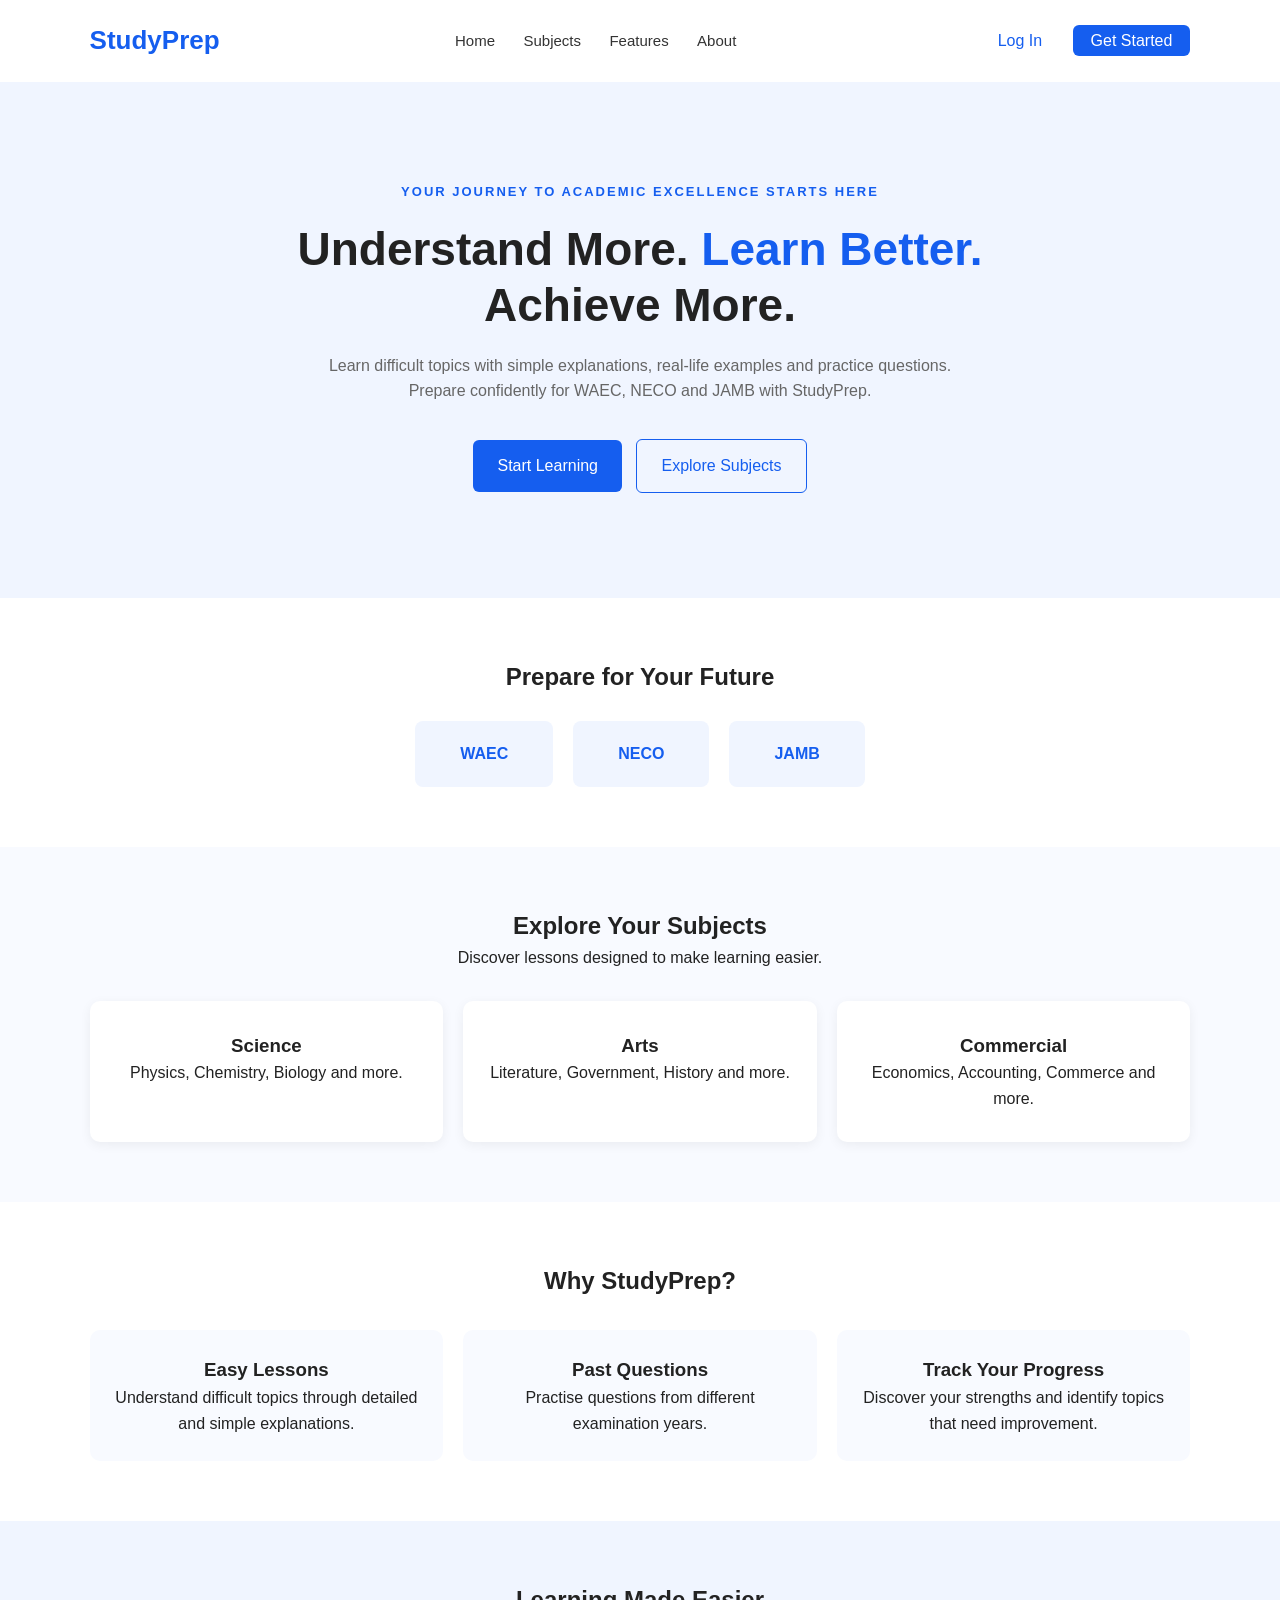
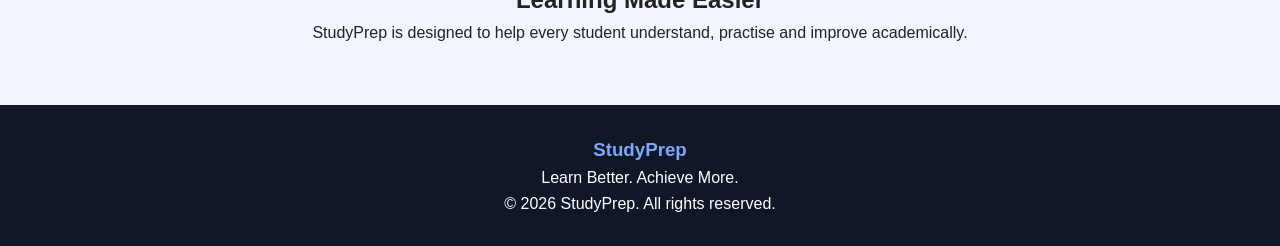
<file: index.html>
<!DOCTYPE html>
<html lang="en">

<head>
    <meta charset="UTF-8">
    <meta name="viewport" content="width=device-width, initial-scale=1.0">

    <meta name="description"
        content="StudyPrep helps students understand difficult subjects and prepare for WAEC, NECO and JAMB.">

    <title>StudyPrep | Learn Better, Achieve More</title>

    <link rel="stylesheet" href="style.css">
</head>

<body>

    <!-- HEADER -->
    <header>

        <div class="logo">
            StudyPrep
        </div>

        <nav>
            <a href="#home">Home</a>
            <a href="#subjects">Subjects</a>
            <a href="#features">Features</a>
            <a href="#about">About</a>
        </nav>

        <div class="header-buttons">

            <a href="#" class="login-btn">
                Log In
            </a>

            <!-- GET STARTED BUTTON -->
            <a href="registration.html" class="signup-btn">
                Get Started
            </a>

        </div>

    </header>


    <!-- HERO SECTION -->
    <section class="hero" id="home">

        <div class="hero-content">

            <p class="welcome-text">
                YOUR JOURNEY TO ACADEMIC EXCELLENCE STARTS HERE
            </p>

            <h1>
                Understand More.
                <span>Learn Better.</span>
                Achieve More.
            </h1>

            <p class="hero-description">

                Learn difficult topics with simple explanations,
                real-life examples and practice questions.
                Prepare confidently for WAEC, NECO and JAMB
                with StudyPrep.

            </p>


            <div class="hero-buttons">

                <!-- START LEARNING BUTTON -->
                <a href="registration.html" class="primary-btn">
                    Start Learning
                </a>

                <a href="#subjects" class="secondary-btn">
                    Explore Subjects
                </a>

            </div>

        </div>

    </section>


    <!-- EXAM SECTION -->
    <section class="exams">

        <h2>
            Prepare for Your Future
        </h2>

        <div class="exam-list">

            <div class="exam-card">
                WAEC
            </div>

            <div class="exam-card">
                NECO
            </div>

            <div class="exam-card">
                JAMB
            </div>

        </div>

    </section>


    <!-- SUBJECTS SECTION -->
    <section class="subjects" id="subjects">

        <h2>
            Explore Your Subjects
        </h2>

        <p>
            Discover lessons designed to make learning easier.
        </p>

        <div class="subject-list">

            <div class="subject-card">

                <h3>
                    Science
                </h3>

                <p>
                    Physics, Chemistry, Biology and more.
                </p>

            </div>


            <div class="subject-card">

                <h3>
                    Arts
                </h3>

                <p>
                    Literature, Government, History and more.
                </p>

            </div>


            <div class="subject-card">

                <h3>
                    Commercial
                </h3>

                <p>
                    Economics, Accounting, Commerce and more.
                </p>

            </div>

        </div>

    </section>


    <!-- FEATURES SECTION -->
    <section class="features" id="features">

        <h2>
            Why StudyPrep?
        </h2>

        <div class="feature-list">

            <div class="feature-card">

                <h3>
                    Easy Lessons
                </h3>

                <p>
                    Understand difficult topics through
                    detailed and simple explanations.
                </p>

            </div>


            <div class="feature-card">

                <h3>
                    Past Questions
                </h3>

                <p>
                    Practise questions from different
                    examination years.
                </p>

            </div>


            <div class="feature-card">

                <h3>
                    Track Your Progress
                </h3>

                <p>
                    Discover your strengths and identify
                    topics that need improvement.
                </p>

            </div>

        </div>

    </section>


    <!-- ABOUT SECTION -->
    <section class="about" id="about">

        <h2>
            Learning Made Easier
        </h2>

        <p>
            StudyPrep is designed to help every student
            understand, practise and improve academically.
        </p>

    </section>


    <!-- FOOTER -->
    <footer>

        <h3>
            StudyPrep
        </h3>

        <p>
            Learn Better. Achieve More.
        </p>

        <p>
            &copy; 2026 StudyPrep. All rights reserved.
        </p>

    </footer>


    <!-- JAVASCRIPT -->
    <script src="script.js"></script>

</body>

    </html>
</file>
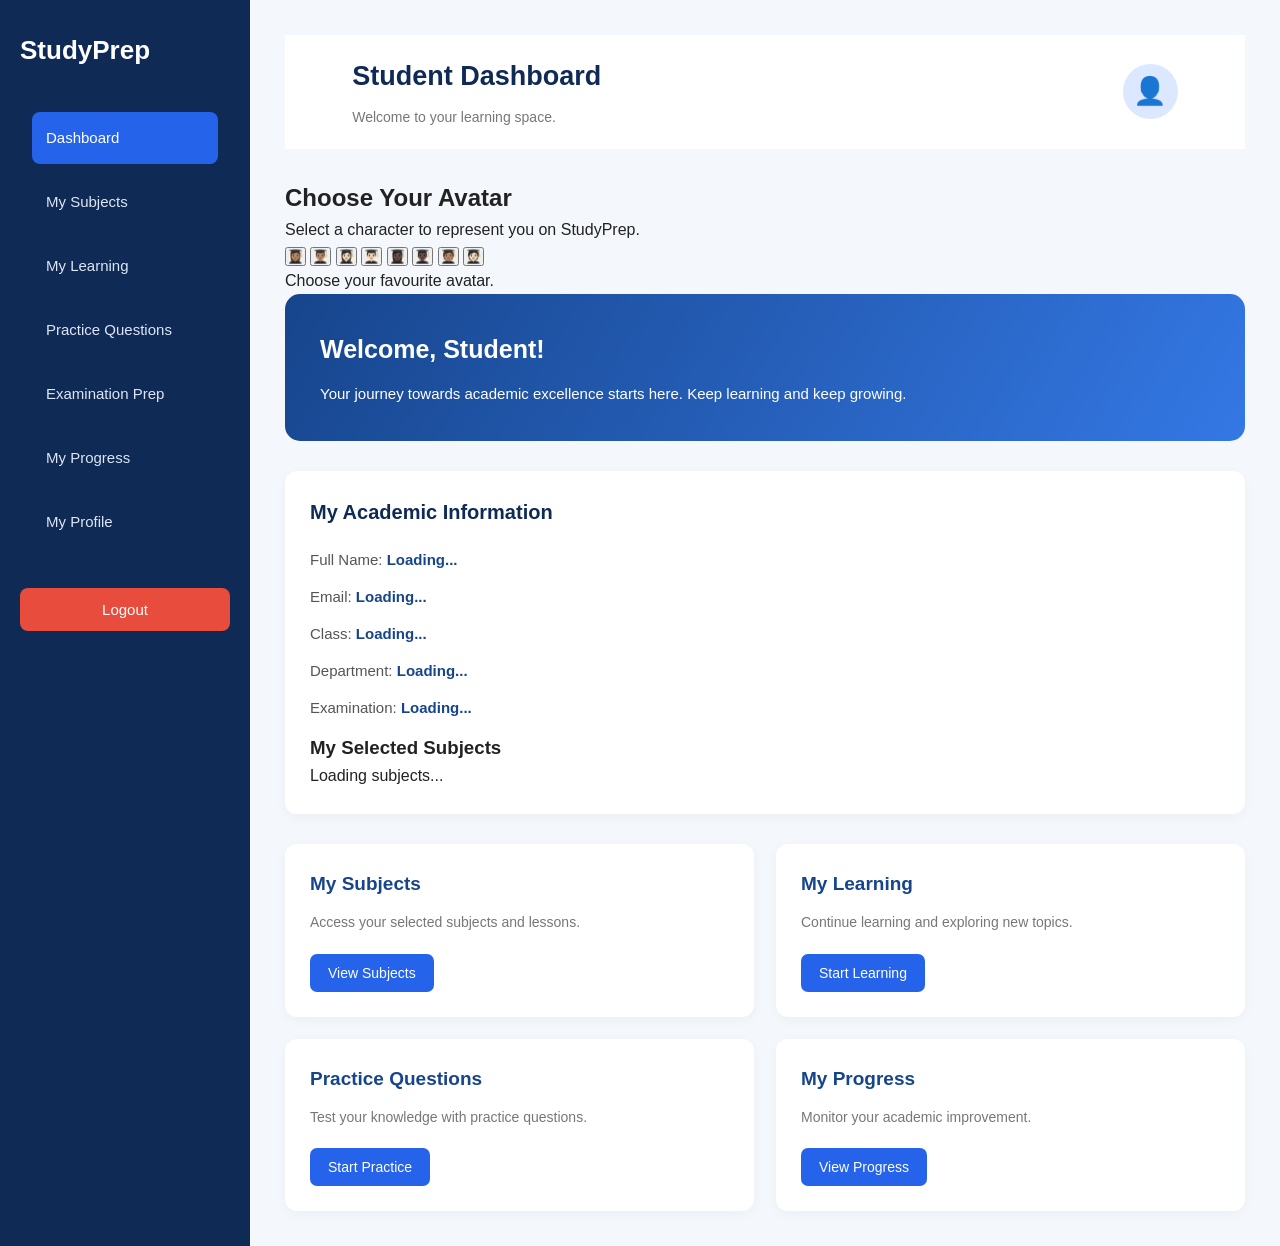
<file: dashboard.html>
<!DOCTYPE html>
<html lang="en">

<head>
    <meta charset="UTF-8">
    <meta name="viewport" content="width=device-width, initial-scale=1.0">

    <title>Student Dashboard | StudyPrep</title>

    <link rel="stylesheet" href="style.css">
</head>

<body>

    <div class="dashboard">

        <!-- SIDEBAR -->

        <aside class="sidebar">

            <h2>StudyPrep</h2>

            <nav>
                <a href="#" class="active">Dashboard</a>
                <a href="#">My Subjects</a>
                <a href="#">My Learning</a>
                <a href="#">Practice Questions</a>
                <a href="#">Examination Prep</a>
                <a href="#">My Progress</a>
                <a href="#">My Profile</a>
            </nav>

            <button class="logout-btn">Logout</button>

        </aside>


        <!-- MAIN CONTENT -->

        <main class="dashboard-content">

            <!-- TOP BAR -->

            <header class="dashboard-header">

                <div>
                    <h1>Student Dashboard</h1>
                    <p>Welcome to your learning space.</p>
                </div>

                <div class="student-profile">
                    👤
                </div>

            </header>

<!-- STUDENT AVATAR SELECTION -->

<section class="avatar-section">

    <h2>Choose Your Avatar</h2>

    <p>Select a character to represent you on StudyPrep.</p>

    <div class="avatar-gallery">

        <button class="avatar-option" data-avatar="👩🏽‍🎓">
            👩🏽‍🎓
        </button>

        <button class="avatar-option" data-avatar="👨🏽‍🎓">
            👨🏽‍🎓
        </button>

        <button class="avatar-option" data-avatar="👩🏻‍🎓">
            👩🏻‍🎓
        </button>

        <button class="avatar-option" data-avatar="👨🏻‍🎓">
            👨🏻‍🎓
        </button>

        <button class="avatar-option" data-avatar="👩🏿‍🎓">
            👩🏿‍🎓
        </button>

        <button class="avatar-option" data-avatar="👨🏿‍🎓">
            👨🏿‍🎓
        </button>

        <button class="avatar-option" data-avatar="🧑🏽‍🎓">
            🧑🏽‍🎓
        </button>

        <button class="avatar-option" data-avatar="🧑🏻‍🎓">
            🧑🏻‍🎓
        </button>

    </div>

    <p id="avatarMessage">Choose your favourite avatar.</p>

</section>


            <!-- WELCOME SECTION -->

            <section class="welcome-section">

                <h2>Welcome, Student!</h2>

                <p>
                    Your journey towards academic excellence
                    starts here. Keep learning and keep growing.
                </p>

            </section>


<!-- STUDENT INFORMATION -->

<section class="student-info">

    <h2>My Academic Information</h2>

    <p>Full Name: <span id="displayName">Loading...</span></p>

    <p>Email: <span id="displayEmail">Loading...</span></p>

    <p>Class: <span id="displayClass">Loading...</span></p>

    <p>Department: <span id="displayDepartment">Loading...</span></p>

    <p>Examination: <span id="displayExams">Loading...</span></p>

    <h3>My Selected Subjects</h3>

    <div id="displaySubjects">
        Loading subjects...
    </div>

</section>

            <!-- DASHBOARD CARDS -->

            <section class="dashboard-cards">

                <div class="dashboard-card">
                    <h3>My Subjects</h3>
                    <p>Access your selected subjects and lessons.</p>
                    <button>View Subjects</button>
                </div>

                <div class="dashboard-card">
                    <h3>My Learning</h3>
                    <p>Continue learning and exploring new topics.</p>
                    <button>Start Learning</button>
                </div>

                <div class="dashboard-card">
                    <h3>Practice Questions</h3>
                    <p>Test your knowledge with practice questions.</p>
                    <button>Start Practice</button>
                </div>

                <div class="dashboard-card">
                    <h3>My Progress</h3>
                    <p>Monitor your academic improvement.</p>
                    <button>View Progress</button>
                </div>

            </section>

        </main>

    </div>
<script src="script.js"></script>

</body>
</html>
</file>
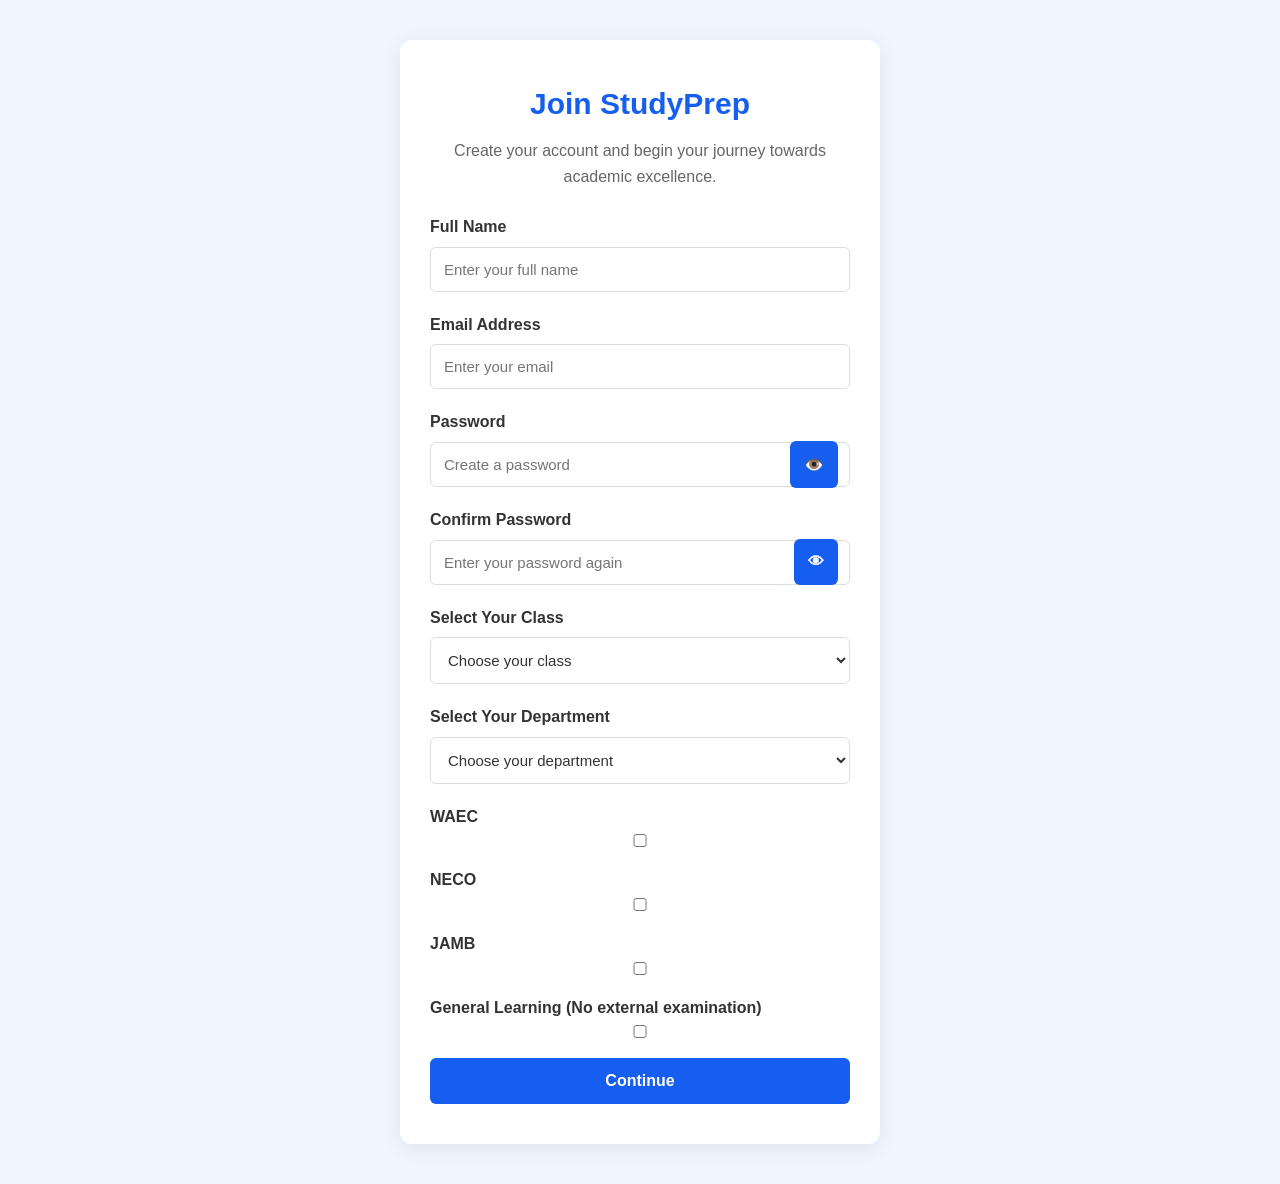
<file: register.html>
<!DOCTYPE html>
<html lang="en">

<head>
    <meta charset="UTF-8">
    <meta name="viewport" content="width=device-width, initial-scale=1.0">

    <title>Student Registration | StudyPrep</title>

    <link rel="stylesheet" href="style.css">
</head>

<body>

    <section class="registration">

        <div class="registration-container">

            <h1>Join StudyPrep</h1>

            <p>
                Create your account and begin your journey
                towards academic excellence.
            </p>

            <form id="registrationForm">

                <label for="fullname">Full Name</label>
                <input
                    type="text"
                    id="fullname"
                    placeholder="Enter your full name"
                    required
                >
           
                <label for="email">Email Address</label>
                <input
                    type="email"
                    id="email"
                    placeholder="Enter your email"
                    required
                >

                <label for="password">Password</label>

<div class="password-box">
    <input
        type="password"
        id="password"
        placeholder="Create a password"
        required
    >

    <button type="button" class="toggle-password"
        onclick="togglePassword('password', this)">
        👁️
    </button>
</div>
     
                <label for="confirmPassword">Confirm Password</label>

<div class="password-box">
    <input
        type="password"
        id="confirmPassword"
        placeholder="Enter your password again"
        required
    >

    <button type="button" class="toggle-password"
        onclick="togglePassword('confirmPassword', this)">
        👁
    </button>
</div>

<!-- CLASS SELECTION -->

<label for="studentClass">Select Your Class</label>

<select id="studentClass" required>
    <option value="">Choose your class</option>
    <option value="SS1">SS1</option>
    <option value="SS2">SS2</option>
    <option value="SS3">SS3</option>
</select>


<!-- DEPARTMENT SELECTION -->

<label for="department">Select Your Department</label>

<select id="department" required>
    <option value="">Choose your department</option>
    <option value="Science">Science</option>
    <option value="Arts">Arts</option>
    <option value="Commercial">Commercial</option>
</select>

<!-- SUBJECT SELECTION SECTION -->

<div id="subjectsSection" style="display: none;">

    <h3>Select Your Subjects</h3>

    <p>Choose the subjects you are preparing for:</p>

    <div id="subjectsList"></div>

</div>


<!-- EXAMINATION GOALS -->

<div class="exam-options">

  <label class="exam-option">
    WAEC
    <input type="checkbox" name="exams" value="WAEC">
  </label>

  <label class="exam-option">
    NECO
    <input type="checkbox" name="exams" value="NECO">
  </label>

  <label class="exam-option">
    JAMB
    <input type="checkbox" name="exams" value="JAMB">
  </label>

  <label class="exam-option">
    General Learning (No external examination)
    <input type="checkbox" name="exams" value="General Learning">
  </label>

</div>
<button type="submit" class="continue-btn">
    Continue
</button>
</form>

        </div>

    </section>

    <script src="script.js"></script>

</body>
</html>
</file>
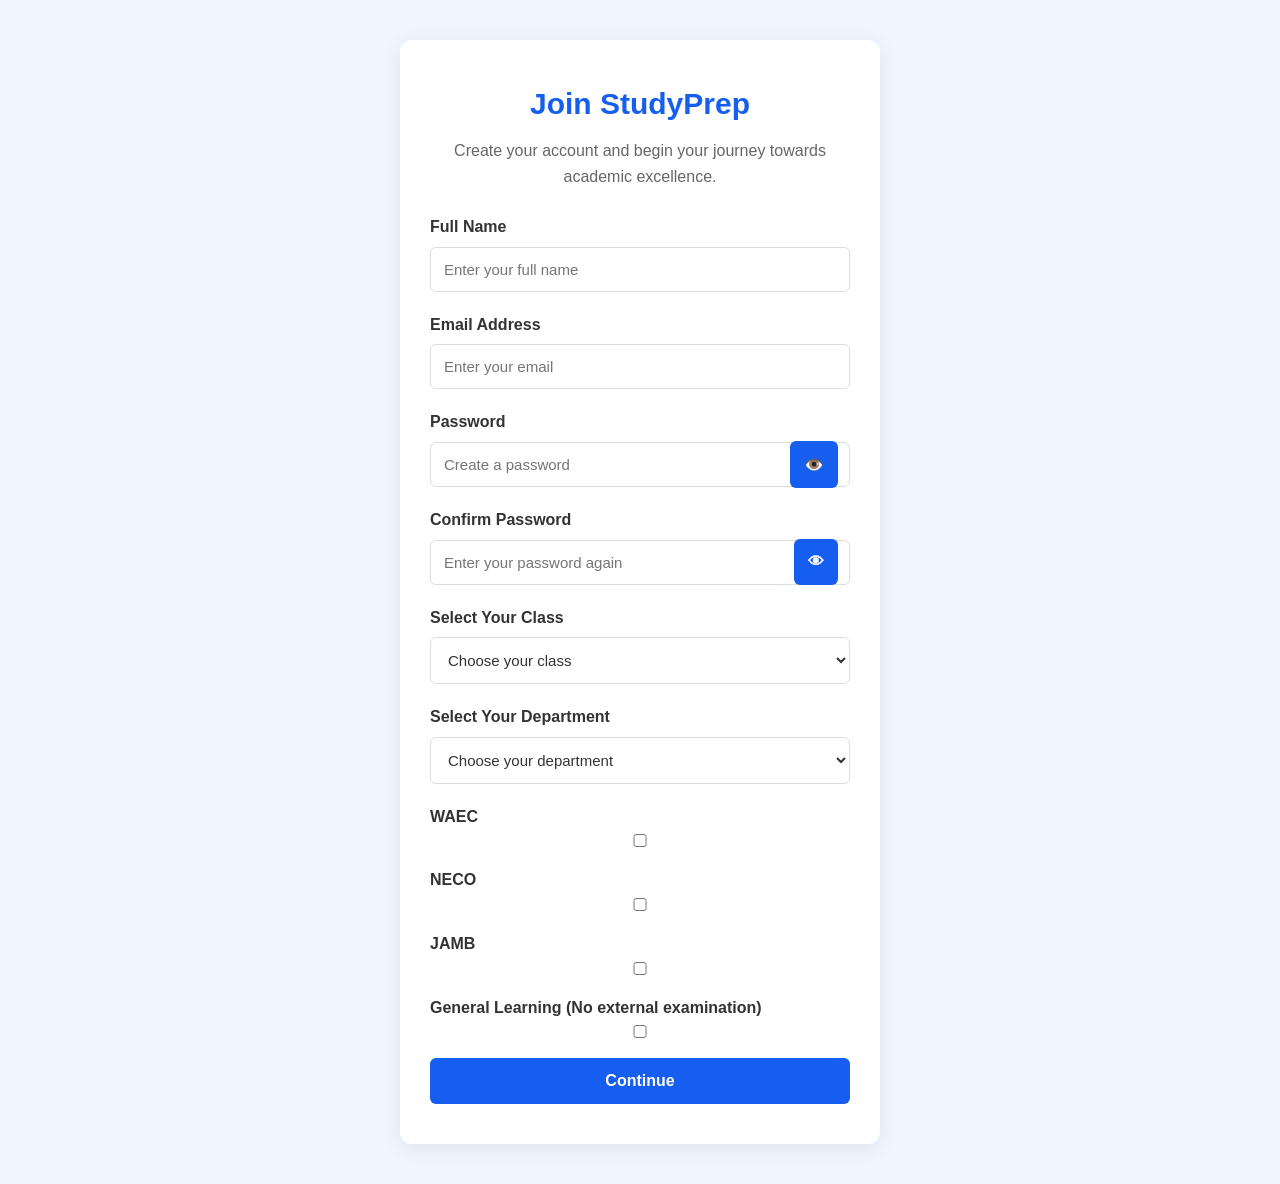
<file: registration.html>
<!DOCTYPE html>
<html lang="en">

<head>
    <meta charset="UTF-8">
    <meta name="viewport" content="width=device-width, initial-scale=1.0">

    <title>Student Registration | StudyPrep</title>

    <link rel="stylesheet" href="style.css">
</head>

<body>

    <section class="registration">

        <div class="registration-container">

            <h1>Join StudyPrep</h1>

            <p>
                Create your account and begin your journey
                towards academic excellence.
            </p>

            <form id="registrationForm">

                <label for="fullname">Full Name</label>
                <input
                    type="text"
                    id="fullname"
                    placeholder="Enter your full name"
                    required
                >
           
                <label for="email">Email Address</label>
                <input
                    type="email"
                    id="email"
                    placeholder="Enter your email"
                    required
                >

                <label for="password">Password</label>

<div class="password-box">
    <input
        type="password"
        id="password"
        placeholder="Create a password"
        required
    >

    <button type="button" class="toggle-password"
        onclick="togglePassword('password', this)">
        👁️
    </button>
</div>
     
                <label for="confirmPassword">Confirm Password</label>

<div class="password-box">
    <input
        type="password"
        id="confirmPassword"
        placeholder="Enter your password again"
        required
    >

    <button type="button" class="toggle-password"
        onclick="togglePassword('confirmPassword', this)">
        👁
    </button>
</div>

<!-- CLASS SELECTION -->

<label for="studentClass">Select Your Class</label>

<select id="studentClass" required>
    <option value="">Choose your class</option>
    <option value="SS1">SS1</option>
    <option value="SS2">SS2</option>
    <option value="SS3">SS3</option>
</select>


<!-- DEPARTMENT SELECTION -->

<label for="department">Select Your Department</label>

<select id="department" required>
    <option value="">Choose your department</option>
    <option value="Science">Science</option>
    <option value="Arts">Arts</option>
    <option value="Commercial">Commercial</option>
</select>

<!-- SUBJECT SELECTION SECTION -->

<div id="subjectsSection" style="display: none;">

    <h3>Select Your Subjects</h3>

    <p>Choose the subjects you are preparing for:</p>

    <div id="subjectsList"></div>

</div>


<!-- EXAMINATION GOALS -->

<div class="exam-options">

  <label class="exam-option">
    WAEC
    <input type="checkbox" name="exams" value="WAEC">
  </label>

  <label class="exam-option">
    NECO
    <input type="checkbox" name="exams" value="NECO">
  </label>

  <label class="exam-option">
    JAMB
    <input type="checkbox" name="exams" value="JAMB">
  </label>

  <label class="exam-option">
    General Learning (No external examination)
    <input type="checkbox" name="exams" value="General Learning">
  </label>

</div>
<button type="submit" class="continue-btn">
    Continue
</button>
</form>

        </div>

    </section>

    <script src="script.js"></script>

</body>
</html>
</file>
<file: style.css>
/* GENERAL STYLING */
* {
    margin: 0;
    padding: 0;
    box-sizing: border-box;
}

body {
    font-family: Arial, sans-serif;
    color: #222;
    background-color: #ffffff;
    line-height: 1.6;
}

/* HEADER */
header {
    display: flex;
    justify-content: space-between;
    align-items: center;
    padding: 20px 7%;
    background-color: #ffffff;
}

.logo {
    font-size: 26px;
    font-weight: bold;
    color: #155eef;
}

nav a {
    text-decoration: none;
    color: #333;
    margin: 0 12px;
    font-size: 15px;
}

/* HEADER BUTTONS */
.header-buttons a {
    text-decoration: none;
    padding: 7px 18px;
    border-radius: 6px;
    margin-left: 8px;
}

.login-btn {
    color: #155eef;
}

.signup-btn {
    background-color: #155eef;
    color: white;
}

/* HERO SECTION */
.hero {
    background-color: #f0f5ff;
    padding: 100px 7%;
    text-align: center;
}

.hero-content {
    max-width: 800px;
    margin: auto;
}

.welcome-text {
    color: #155eef;
    font-size: 13px;
    font-weight: bold;
    letter-spacing: 2px;
}

.hero h1 {
    font-size: 46px;
    margin: 20px 0;
    line-height: 1.2;
}

.hero h1 span {
    color: #155eef;
}

.hero-description {
    color: #666;
    max-width: 650px;
    margin: 0 auto 30px;
}

/* HERO BUTTONS */
.hero-buttons a {
    display: inline-block;
    text-decoration: none;
    padding: 13px 24px;
    border-radius: 6px;
    margin: 5px;
}

.primary-btn {
    background-color: #155eef;
    color: white;
}

.secondary-btn {
    border: 1px solid #155eef;
    color: #155eef;
}

/* EXAMS SECTION */
.exams {
    padding: 60px 7%;
    text-align: center;
}

.exam-list {
    display: flex;
    justify-content: center;
    gap: 20px;
    margin-top: 25px;
}

.exam-card {
    background-color: #f0f5ff;
    padding: 20px 45px;
    border-radius: 8px;
    font-weight: bold;
    color: #155eef;
}

/* SUBJECTS SECTION */
.subjects {
    padding: 60px 7%;
    text-align: center;
    background-color: #f8faff;
}

.subject-list {
    display: flex;
    gap: 20px;
    margin-top: 30px;
}

.subject-card {
    flex: 1;
    background-color: white;
    padding: 30px 20px;
    border-radius: 10px;
    box-shadow: 0 3px 12px rgba(0,0,0,0.06);
}

/* FEATURES SECTION */
.features {
    padding: 60px 7%;
    text-align: center;
}

.feature-list {
    display: flex;
    gap: 20px;
    margin-top: 30px;
}

.feature-card {
    flex: 1;
    padding: 25px;
    background-color: #f8faff;
    border-radius: 10px;
}

/* ABOUT SECTION */
.about {
    padding: 60px 7%;
    text-align: center;
    background-color: #f0f5ff;
}

/* FOOTER */
footer {
    background-color: #101828;
    color: white;
    text-align: center;
    padding: 30px 15px;
}

footer h3 {
    color: #7da7ff;
}

/* MOBILE RESPONSIVENESS */

@media (max-width: 768px) {

    header {
        flex-wrap: wrap;
        gap: 15px;
        padding: 15px 5%;
    }

    nav {
        width: 100%;
        display: flex;
        justify-content: center;
        flex-wrap: wrap;
        gap: 12px;
    }

    nav a {
        margin: 0;
    }

    .header-buttons {
        width: 100%;
        display: flex;
        justify-content: center;
        gap: 15px;
    }

    .header-buttons a {
        margin-left: 0;
    }

    .hero {
        padding: 70px 5%;
    }

    .hero h1 {
        font-size: 32px;
    }

    .exam-list,
    .subject-list,
    .feature-list {
        flex-direction: column;
    }

    .exam-card,
    .subject-card,
    .feature-card {
        width: 100%;
    }
}

/* REGISTRATION PAGE */

.registration {
    min-height: 100vh;
    display: flex;
    justify-content: center;
    align-items: center;
    padding: 40px 20px;
    background-color: #f0f5ff;
}

.registration-container {
    width: 100%;
    max-width: 480px;
    background-color: white;
    padding: 40px 30px;
    border-radius: 12px;
    box-shadow: 0 4px 20px rgba(0, 0, 0, 0.08);
}

.registration-container h1 {
    text-align: center;
    color: #155eef;
    font-size: 30px;
    margin-bottom: 10px;
}

.registration-container > p {
    text-align: center;
    color: #666;
    margin-bottom: 25px;
}

#registrationForm {
    display: flex;
    flex-direction: column;
}

#registrationForm label {
    font-weight: bold;
    margin-bottom: 7px;
    color: #333;
}

#registrationForm input {
    padding: 13px;
    border: 1px solid #ddd;
    border-radius: 6px;
    font-size: 15px;
    margin-bottom: 20px;
    width: 100%;
}

#registrationForm input:focus {
    outline: none;
    border-color: #155eef;
}

#registrationForm button {
    background-color: #155eef;
    color: white;
    border: none;
    padding: 14px;
    border-radius: 6px;
    font-size: 16px;
    font-weight: bold;
    cursor: pointer;
}

#registrationForm button:hover {
    background-color: #1049c7;
}

.login-text {
    text-align: center;
    margin-top: 25px;
    color: #666;
}

.login-text a {
    color: #155eef;
    text-decoration: none;
    font-weight: bold;
}

/* MOBILE REGISTRATION */

@media (max-width: 480px) {
    .registration-container {
        padding: 30px 20px;
    }

    .registration-container h1 {
        font-size: 26px;
    }
}
.password-box {
    position: relative;
    display: flex;
    align-items: center;
    margin-bottom: 20px;
}

.password-box input {
    width: 100%;
    margin-bottom: 0 !important;
    padding-right: 50px;
}

.toggle-password {
    position: absolute;
    right: 12px;
    background: none;
    border: none;
    cursor: pointer;
    font-size: 20px;
}
#registrationForm select {
    width: 100%;
    padding: 13px;
    margin-bottom: 20px;
    border: 1px solid #ddd;
    border-radius: 6px;
    background-color: white;
    font-size: 15px;
    color: #333;
}

#registrationForm select:focus {
    outline: none;
    border-color: #155eef;
}

/* SUBJECT CHECKBOX ALIGNMENT */

#subjectsList {
    display: flex;
    flex-direction: column;
    gap: 12px;
}

#subjectsList label {
    display: flex;
    flex-direction: row;
    align-items: center;
    gap: 10px;
    font-weight: normal;
    margin-bottom: 0;
}

#subjectsList input[type="checkbox"] {
    width: 17px;
    height: 17px;
    margin: 0;
    flex-shrink: 0;
}

/* EXAMINATION GOALS */

.exam-goals {
    display: flex;
    flex-direction: column;
    align-items: flex-start;
    margin-top: 25px;
    margin-bottom: 25px;
}

.exam-goals > label:first-child {
    display: block;
    font-weight: bold;
    margin-bottom: 8px;
}

.exam-goals p {
    color: #666;
    margin-bottom: 15px;
}

.exam-goals label:not(:first-child) {
    display: flex;
    flex-direction: row;
    align-items: center;
    justify-content: flex-start;
    gap: 10px;
    width: 100%;
    margin-bottom: 12px;
    font-weight: normal;
}

.exam-goals input[type="checkbox"] {
    width: 17px;
    height: 17px;
    margin: 0;
    flex-shrink: 0;
}

/* =================================
   STUDYPREP STUDENT DASHBOARD
================================= */

.dashboard {
    display: flex;
    min-height: 100vh;
    background: #f4f7fc;
    font-family: Arial, sans-serif;
}

/* SIDEBAR */

.sidebar {
    width: 250px;
    background: #102a56;
    color: white;
    padding: 30px 20px;
    display: flex;
    flex-direction: column;
    flex-shrink: 0;
}

.sidebar h2 {
    font-size: 26px;
    margin-bottom: 40px;
    color: #ffffff;
}

.sidebar nav {
    display: flex;
    flex-direction: column;
    gap: 12px;
}

.sidebar nav a {
    color: #dce6f5;
    text-decoration: none;
    padding: 14px;
    border-radius: 8px;
    font-size: 15px;
    transition: 0.3s;
}

.sidebar nav a:hover,
.sidebar nav a.active {
    background: #2563eb;
    color: white;
}

.logout-btn {
    margin-top: auto;
    margin-top: 40px;
    padding: 13px;
    background: #e74c3c;
    color: white;
    border: none;
    border-radius: 8px;
    cursor: pointer;
    font-size: 15px;
}

/* MAIN CONTENT */

.dashboard-content {
    flex: 1;
    padding: 35px;
    min-width: 0;
}

/* HEADER */

.dashboard-header {
    display: flex;
    justify-content: space-between;
    align-items: center;
    margin-bottom: 30px;
    gap: 15px;
}

.dashboard-header h1 {
    color: #102a56;
    font-size: 27px;
    margin-bottom: 8px;
}

.dashboard-header p {
    color: #777;
    font-size: 14px;
}

.student-profile {
    width: 55px;
    height: 55px;
    background: #dce8ff;
    border-radius: 50%;
    display: flex;
    justify-content: center;
    align-items: center;
    font-size: 27px;
}

/* WELCOME SECTION */

.welcome-section {
    background: linear-gradient(120deg, #17458c, #3478e5);
    color: white;
    padding: 35px;
    border-radius: 15px;
    margin-bottom: 30px;
}

.welcome-section h2 {
    font-size: 25px;
    margin-bottom: 12px;
}

.welcome-section p {
    font-size: 15px;
    line-height: 1.7;
}

/* STUDENT INFORMATION */

.student-info {
    background: white;
    padding: 25px;
    border-radius: 12px;
    margin-bottom: 30px;
    box-shadow: 0 3px 12px rgba(0,0,0,0.04);
}

.student-info h2 {
    color: #102a56;
    font-size: 20px;
    margin-bottom: 20px;
}

.student-info p {
    color: #555;
    margin-bottom: 13px;
    font-size: 15px;
}

.student-info span {
    color: #17458c;
    font-weight: bold;
}

/* DASHBOARD CARDS */

.dashboard-cards {
    display: grid;
    grid-template-columns: repeat(2, 1fr);
    gap: 22px;
}

.dashboard-card {
    background: white;
    padding: 25px;
    border-radius: 12px;
    box-shadow: 0 3px 12px rgba(0,0,0,0.04);
    transition: 0.3s;
}

.dashboard-card:hover {
    transform: translateY(-4px);
    box-shadow: 0 6px 18px rgba(0,0,0,0.08);
}

.dashboard-card h3 {
    color: #17458c;
    font-size: 19px;
    margin-bottom: 12px;
}

.dashboard-card p {
    color: #777;
    font-size: 14px;
    line-height: 1.6;
    margin-bottom: 20px;
}

.dashboard-card button {
    background: #2563eb;
    color: white;
    border: none;
    padding: 11px 18px;
    border-radius: 7px;
    cursor: pointer;
    font-size: 14px;
}

.dashboard-card button:hover {
    background: #17458c;
}

/* MOBILE RESPONSIVENESS */

@media (max-width: 768px) {

    .dashboard {
        flex-direction: column;
    }

    .sidebar {
        width: 100%;
        padding: 20px;
    }

    .sidebar h2 {
        margin-bottom: 20px;
    }

    .sidebar nav {
        display: grid;
        grid-template-columns: repeat(2, 1fr);
        gap: 8px;
    }

    .sidebar nav a {
        font-size: 13px;
        padding: 11px;
    }

    .logout-btn {
        margin-top: 20px;
    }

    .dashboard-content {
        padding: 20px;
    }

    .dashboard-header h1 {
        font-size: 22px;
    }

    .welcome-section {
        padding: 25px;
    }

    .dashboard-cards {
        grid-template-columns: 1fr;
    }

}

@media (max-width: 380px) {

    .sidebar nav {
        grid-template-columns: 1fr;
    }

    .dashboard-content {
        padding: 14px;
    }

}
</file>
